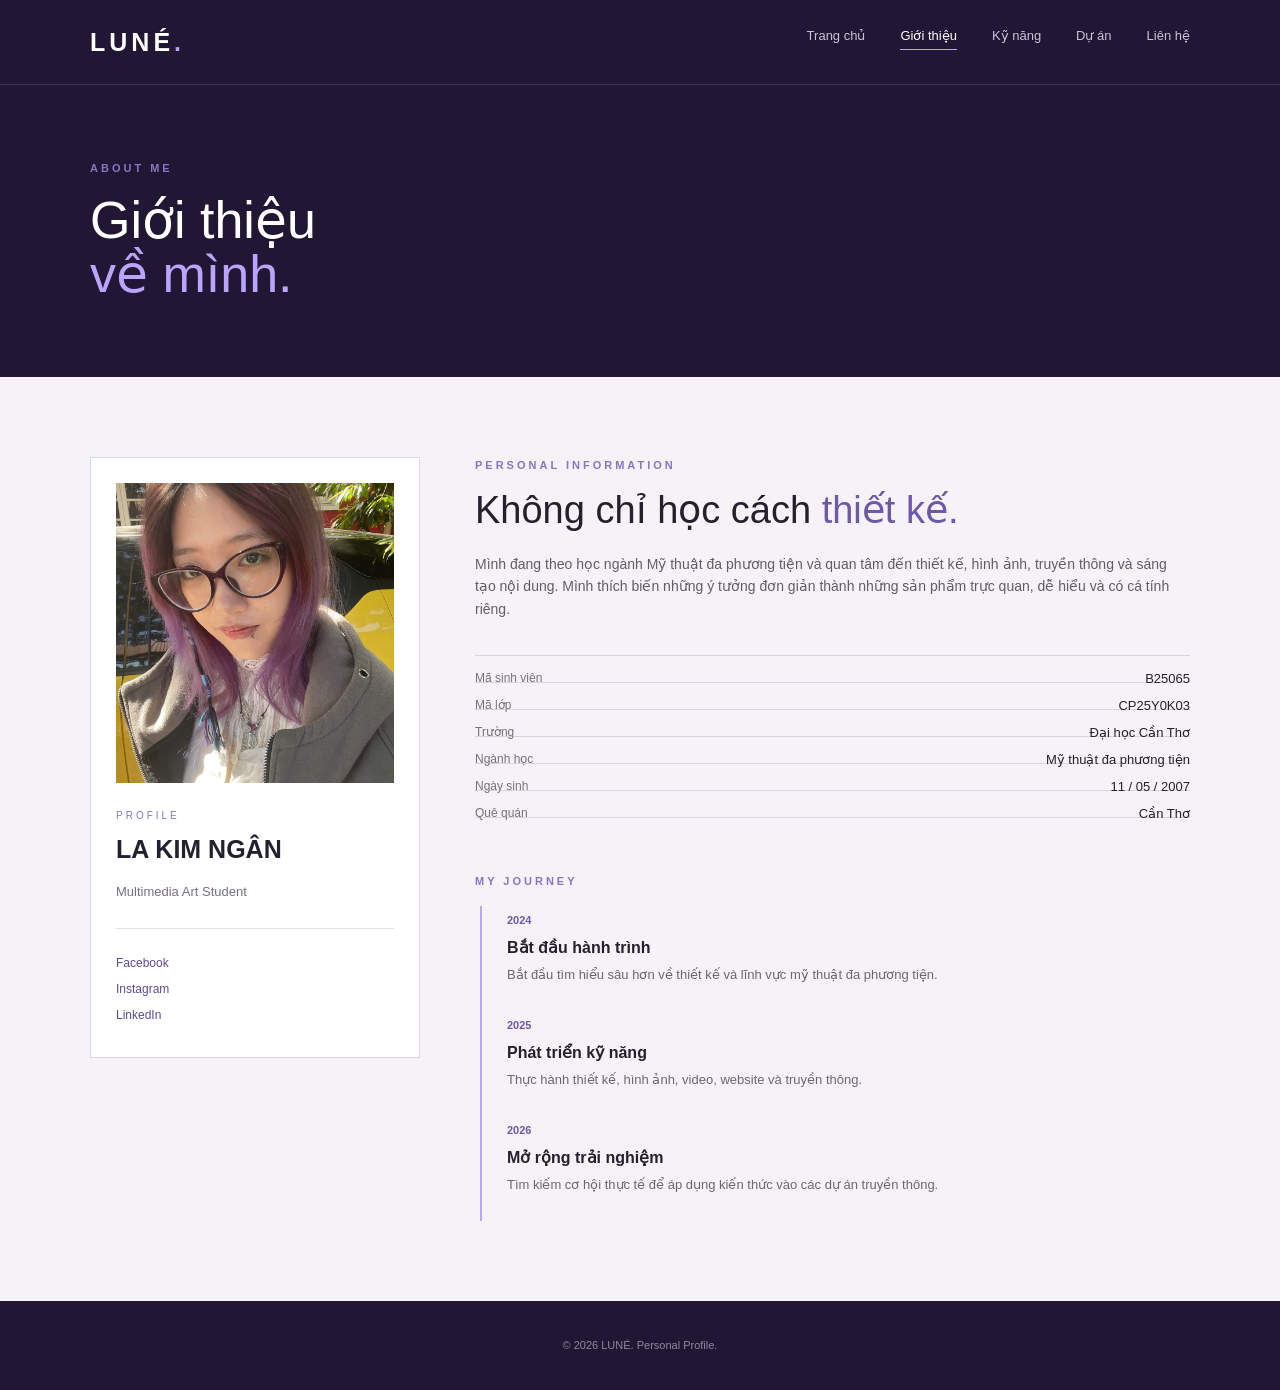
<file: about.html>
<!DOCTYPE html>
<html lang="vi">
<head>
    <meta charset="UTF-8">
    <meta name="viewport" content="width=device-width, initial-scale=1.0">
    <title>Profile | Giới thiệu</title>
    <link rel="stylesheet" href="css/styles.css">
</head>

<body>

<header class="site-header clearfix">
    <div class="container">

        <div class="logo">
            <a href="index.html">LUNÉ<span>.</span></a>
        </div>

        <nav class="main-nav">
            <ul>
                <li><a href="index.html">Trang chủ</a></li>
                <li><a class="active" href="about.html">Giới thiệu</a></li>
                <li><a href="skills.html">Kỹ năng</a></li>
                <li><a href="projects.html">Dự án</a></li>
                <li><a href="contact.html">Liên hệ</a></li>
            </ul>
        </nav>

    </div>
</header>


<main>

    <section class="page-intro">
        <div class="container">
            <p class="small-title">ABOUT ME</p>
            <h1>Giới thiệu<br><span>về mình.</span></h1>
        </div>
    </section>


    <section class="about-section">
        <div class="container clearfix">

            <!-- LEFT -->
            <aside class="profile-card">

                <div class="avatar">
                   <img src="images/avatar.jpg" alt="Ảnh đại diện">
                </div>

                <p class="profile-label">PROFILE</p>

                <h2>LA KIM NGÂN</h2>

                <p class="profile-job">
                    Multimedia Art Student
                </p>

                <div class="social-links">
                    <a href="#">Facebook</a>
                    <a href="#">Instagram</a>
                    <a href="#">LinkedIn</a>
                </div>

            </aside>


            <!-- RIGHT -->
            <div class="about-content">

                <p class="small-title">PERSONAL INFORMATION</p>

                <h2>
                    Không chỉ học cách
                    <span>thiết kế.</span>
                </h2>

                <p class="about-text">
                    Mình đang theo học ngành Mỹ thuật đa phương tiện và
                    quan tâm đến thiết kế, hình ảnh, truyền thông và
                    sáng tạo nội dung. Mình thích biến những ý tưởng
                    đơn giản thành những sản phẩm trực quan, dễ hiểu
                    và có cá tính riêng.
                </p>


                <div class="info-list">

                    <div class="info-row">
                        <span>Mã sinh viên</span>
                        <strong>B25065</strong>
                    </div>

                    <div class="info-row">
                        <span>Mã lớp</span>
                        <strong>CP25Y0K03</strong>
                    </div>

                    <div class="info-row">
                        <span>Trường</span>
                        <strong>Đại học Cần Thơ</strong>
                    </div>

                    <div class="info-row">
                        <span>Ngành học</span>
                        <strong>Mỹ thuật đa phương tiện</strong>
                    </div>

                    <div class="info-row">
                        <span>Ngày sinh</span>
                        <strong>11 / 05 / 2007</strong>
                    </div>

                    <div class="info-row">
                        <span>Quê quán</span>
                        <strong>Cần Thơ</strong>
                    </div>

                </div>


                <!-- TIMELINE -->
                <div class="timeline">

                    <p class="small-title">MY JOURNEY</p>

                    <div class="timeline-item">
                        <span>2024</span>
                        <div>
                            <h3>Bắt đầu hành trình</h3>
                            <p>
                                Bắt đầu tìm hiểu sâu hơn về thiết kế
                                và lĩnh vực mỹ thuật đa phương tiện.
                            </p>
                        </div>
                    </div>

                    <div class="timeline-item">
                        <span>2025</span>
                        <div>
                            <h3>Phát triển kỹ năng</h3>
                            <p>
                                Thực hành thiết kế, hình ảnh, video,
                                website và truyền thông.
                            </p>
                        </div>
                    </div>

                    <div class="timeline-item">
                        <span>2026</span>
                        <div>
                            <h3>Mở rộng trải nghiệm</h3>
                            <p>
                                Tìm kiếm cơ hội thực tế để áp dụng
                                kiến thức vào các dự án truyền thông.
                            </p>
                        </div>
                    </div>

                </div>

            </div>

            <div class="clearfix"></div>
        </div>
    </section>

</main>


<footer class="site-footer">
    <p>© 2026 LUNÉ. Personal Profile.</p>
</footer>

</body>
</html>
</file>
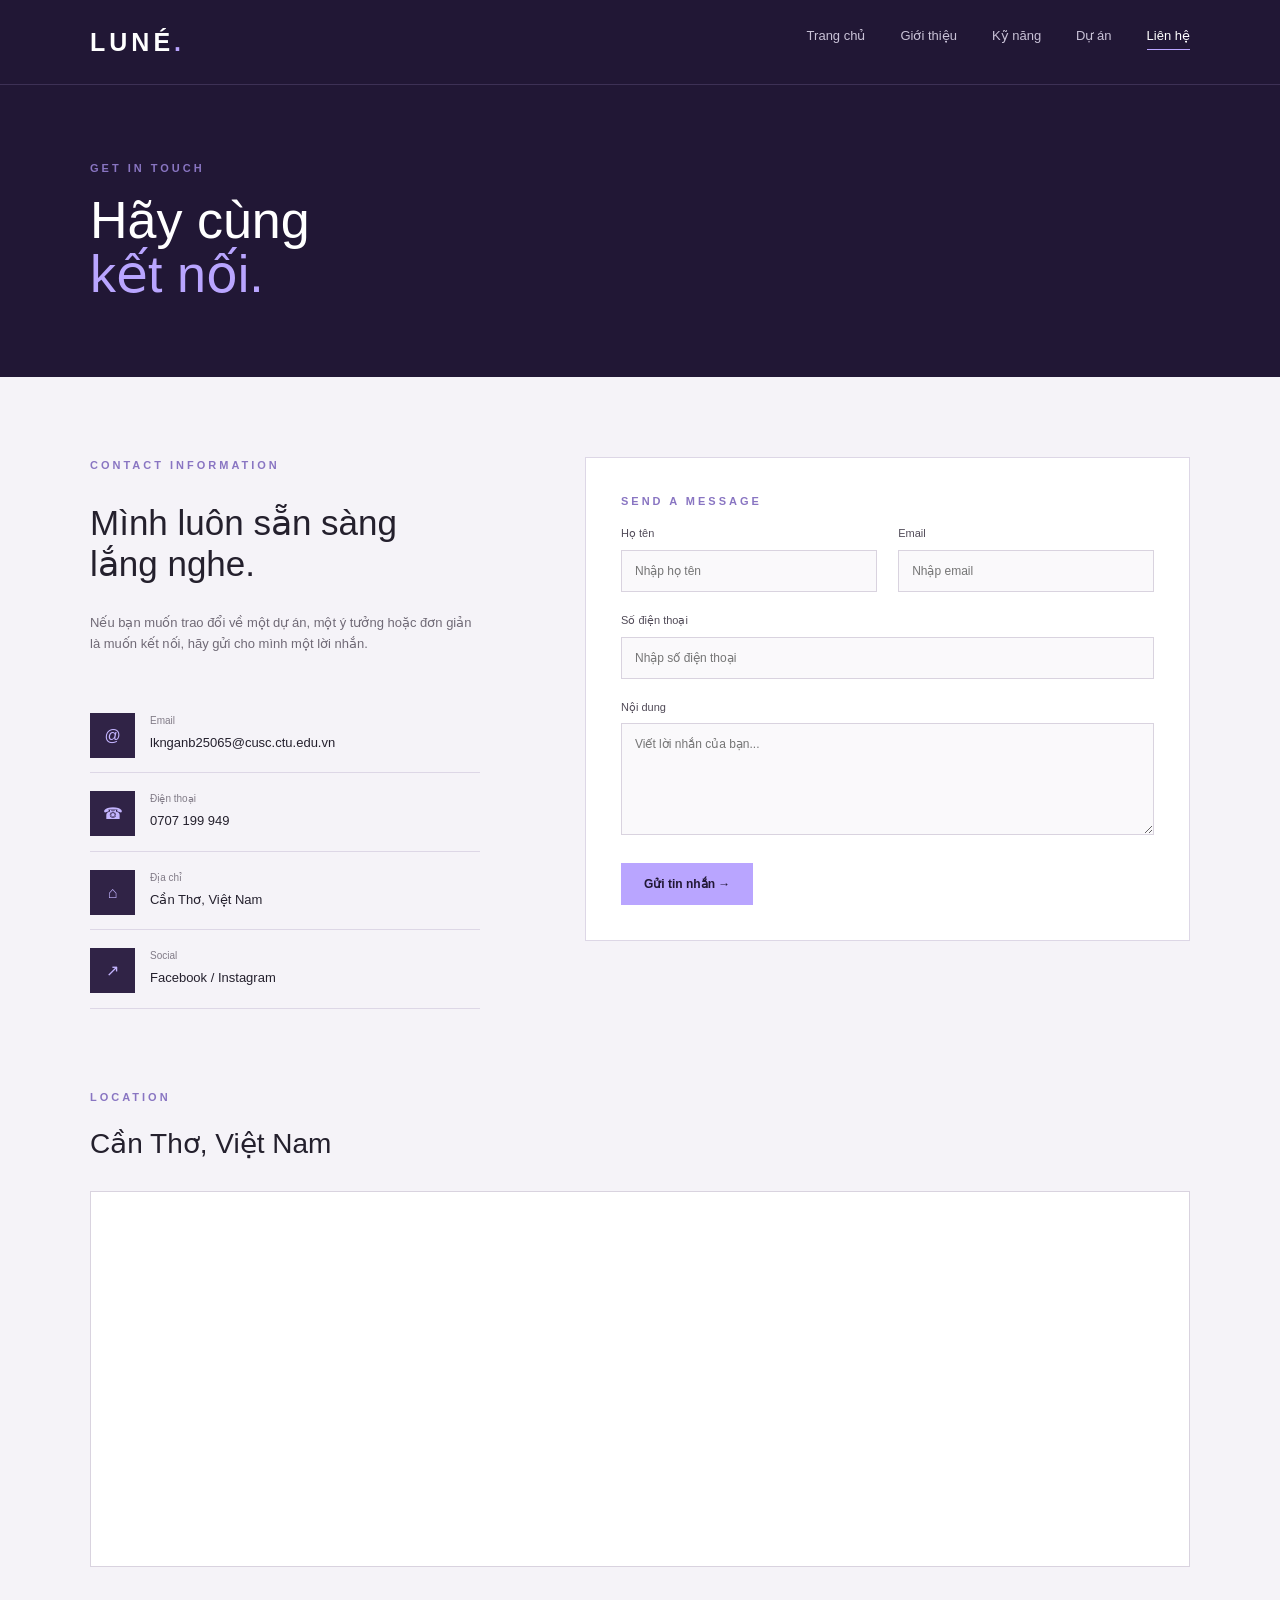
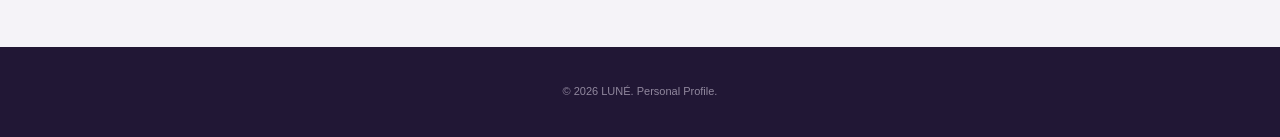
<file: contact.html>
<!DOCTYPE html>
<html lang="vi">
<head>
    <meta charset="UTF-8">
    <meta name="viewport" content="width=device-width, initial-scale=1.0">
    <title>Profile | Liên hệ</title>
    <link rel="stylesheet" href="css/styles.css">
</head>

<body>

<header class="site-header clearfix">
    <div class="container">

        <div class="logo">
            <a href="index.html">LUNÉ<span>.</span></a>
        </div>

        <nav class="main-nav">
            <ul>
                <li><a href="index.html">Trang chủ</a></li>
                <li><a href="about.html">Giới thiệu</a></li>
                <li><a href="skills.html">Kỹ năng</a></li>
                <li><a href="projects.html">Dự án</a></li>
                <li><a class="active" href="contact.html">Liên hệ</a></li>
            </ul>
        </nav>

    </div>
</header>


<main>

    <section class="page-intro">
        <div class="container">
            <p class="small-title">GET IN TOUCH</p>
            <h1>Hãy cùng<br><span>kết nối.</span></h1>
        </div>
    </section>


    <section class="contact-section">
        <div class="container clearfix">

            <!-- LEFT -->
            <div class="contact-info">

                <p class="small-title">CONTACT INFORMATION</p>

                <h2>Mình luôn sẵn sàng<br>lắng nghe.</h2>

                <p>
                    Nếu bạn muốn trao đổi về một dự án, một ý tưởng
                    hoặc đơn giản là muốn kết nối, hãy gửi cho mình
                    một lời nhắn.
                </p>


                <div class="contact-item">
                    <span class="contact-icon">@</span>
                    <div>
                        <small>Email</small>
                        <strong>lknganb25065@cusc.ctu.edu.vn</strong>
                    </div>
                </div>


                <div class="contact-item">
                    <span class="contact-icon">☎</span>
                    <div>
                        <small>Điện thoại</small>
                        <strong>0707 199 949</strong>
                    </div>
                </div>


                <div class="contact-item">
                    <span class="contact-icon">⌂</span>
                    <div>
                        <small>Địa chỉ</small>
                        <strong>Cần Thơ, Việt Nam</strong>
                    </div>
                </div>


                <div class="contact-item">
                    <span class="contact-icon">↗</span>
                    <div>
                        <small>Social</small>
                        <strong>Facebook / Instagram</strong>
                    </div>
                </div>

            </div>


            <!-- RIGHT -->
            <div class="contact-form">

                <p class="small-title">SEND A MESSAGE</p>

                <form>

                    <div class="form-row clearfix">

                        <div class="form-group half">
                            <label>Họ tên</label>
                            <input type="text" placeholder="Nhập họ tên">
                        </div>

                        <div class="form-group half">
                            <label>Email</label>
                            <input type="email" placeholder="Nhập email">
                        </div>

                    </div>


                    <div class="form-group">
                        <label>Số điện thoại</label>
                        <input type="tel" placeholder="Nhập số điện thoại">
                    </div>


                    <div class="form-group">
                        <label>Nội dung</label>
                        <textarea rows="6" placeholder="Viết lời nhắn của bạn..."></textarea>
                    </div>


                    <button type="submit" class="button button-main">
                        Gửi tin nhắn →
                    </button>

                </form>

            </div>

            <div class="clearfix"></div>

        </div>
    </section>


    <!-- MAP -->
    <section class="map-section">

        <div class="container">

            <div class="map-title">
                <p class="small-title">LOCATION</p>
                <h2>Cần Thơ, Việt Nam</h2>
            </div>

            <div class="map-box">

                <iframe
                    src="https://www.google.com/maps?q=Đại%20học%20Cần%20Thơ&output=embed"
                    width="100%"
                    height="350"
                    style="border:0;"
                    allowfullscreen=""
                    loading="lazy">
                </iframe>

            </div>

        </div>

    </section>

</main>


<footer class="site-footer">
    <p>© 2026 LUNÉ. Personal Profile.</p>
</footer>

</body>
</html>
</file>
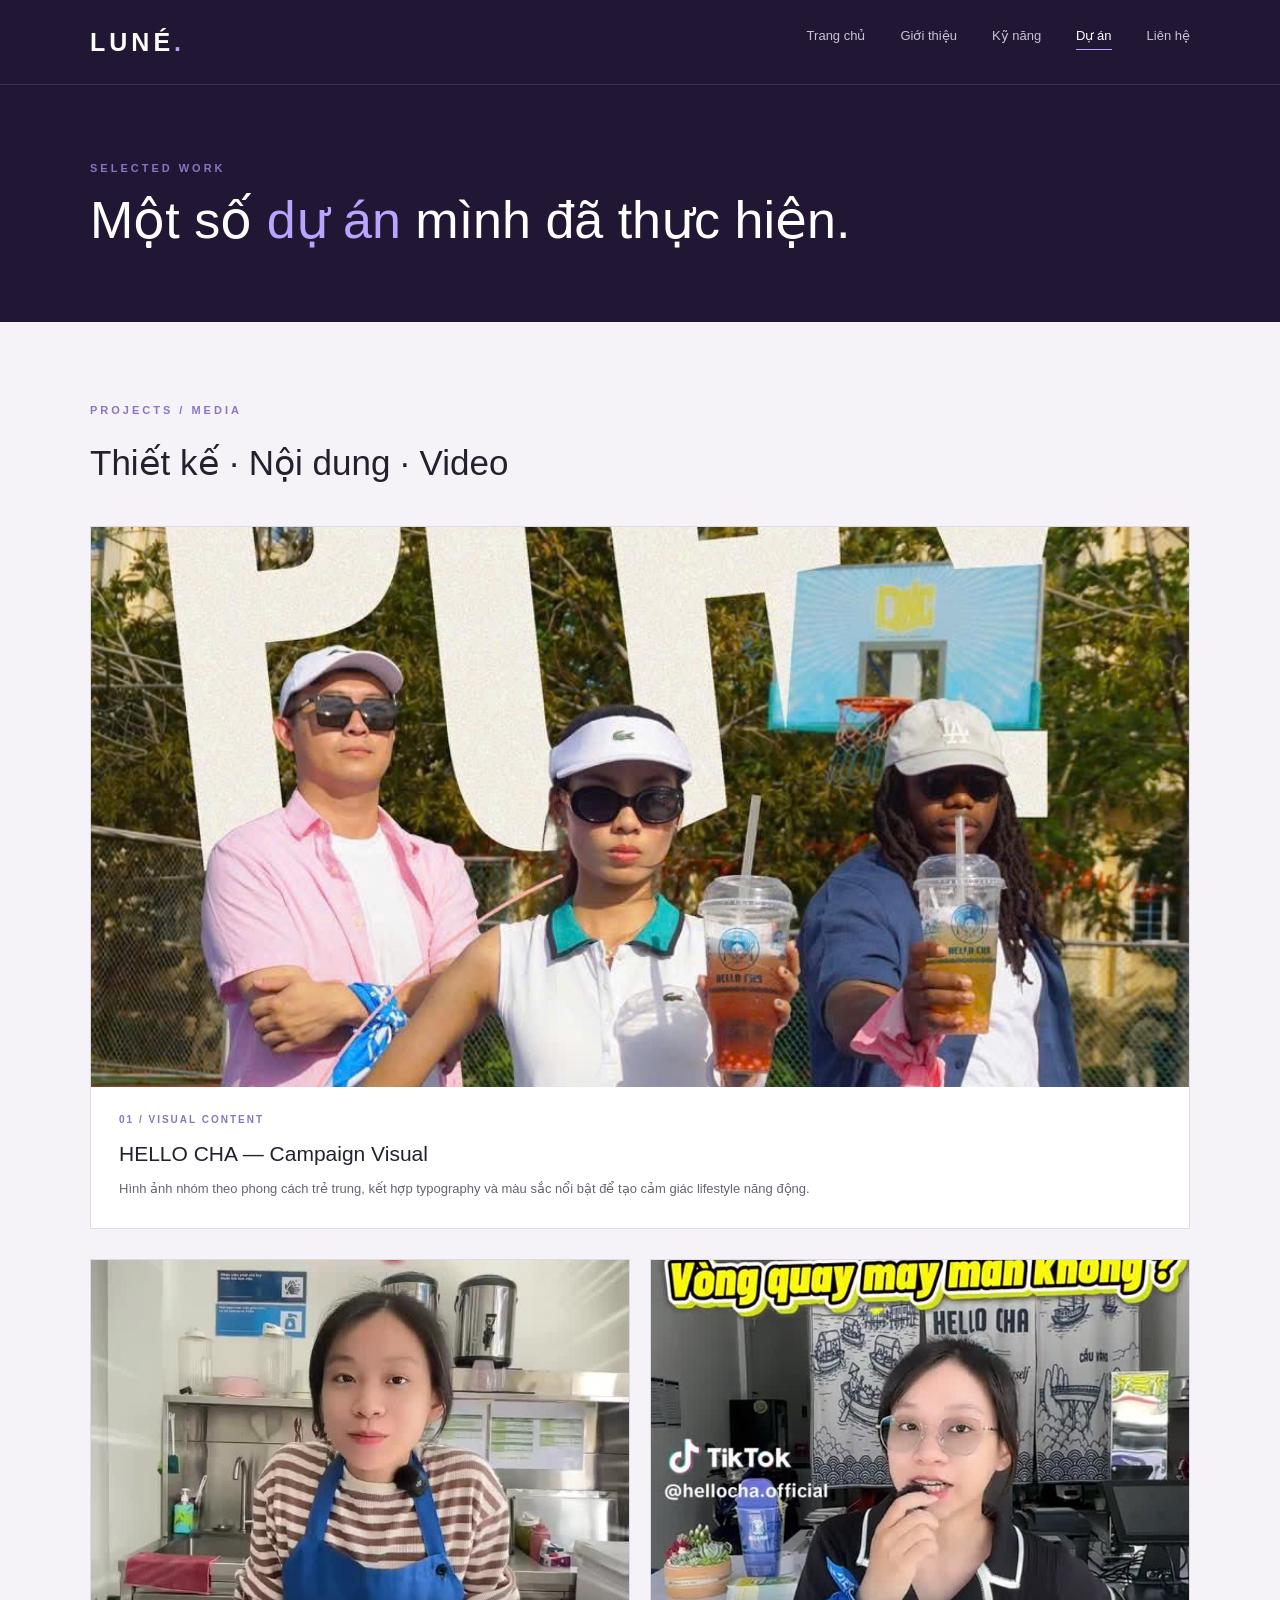
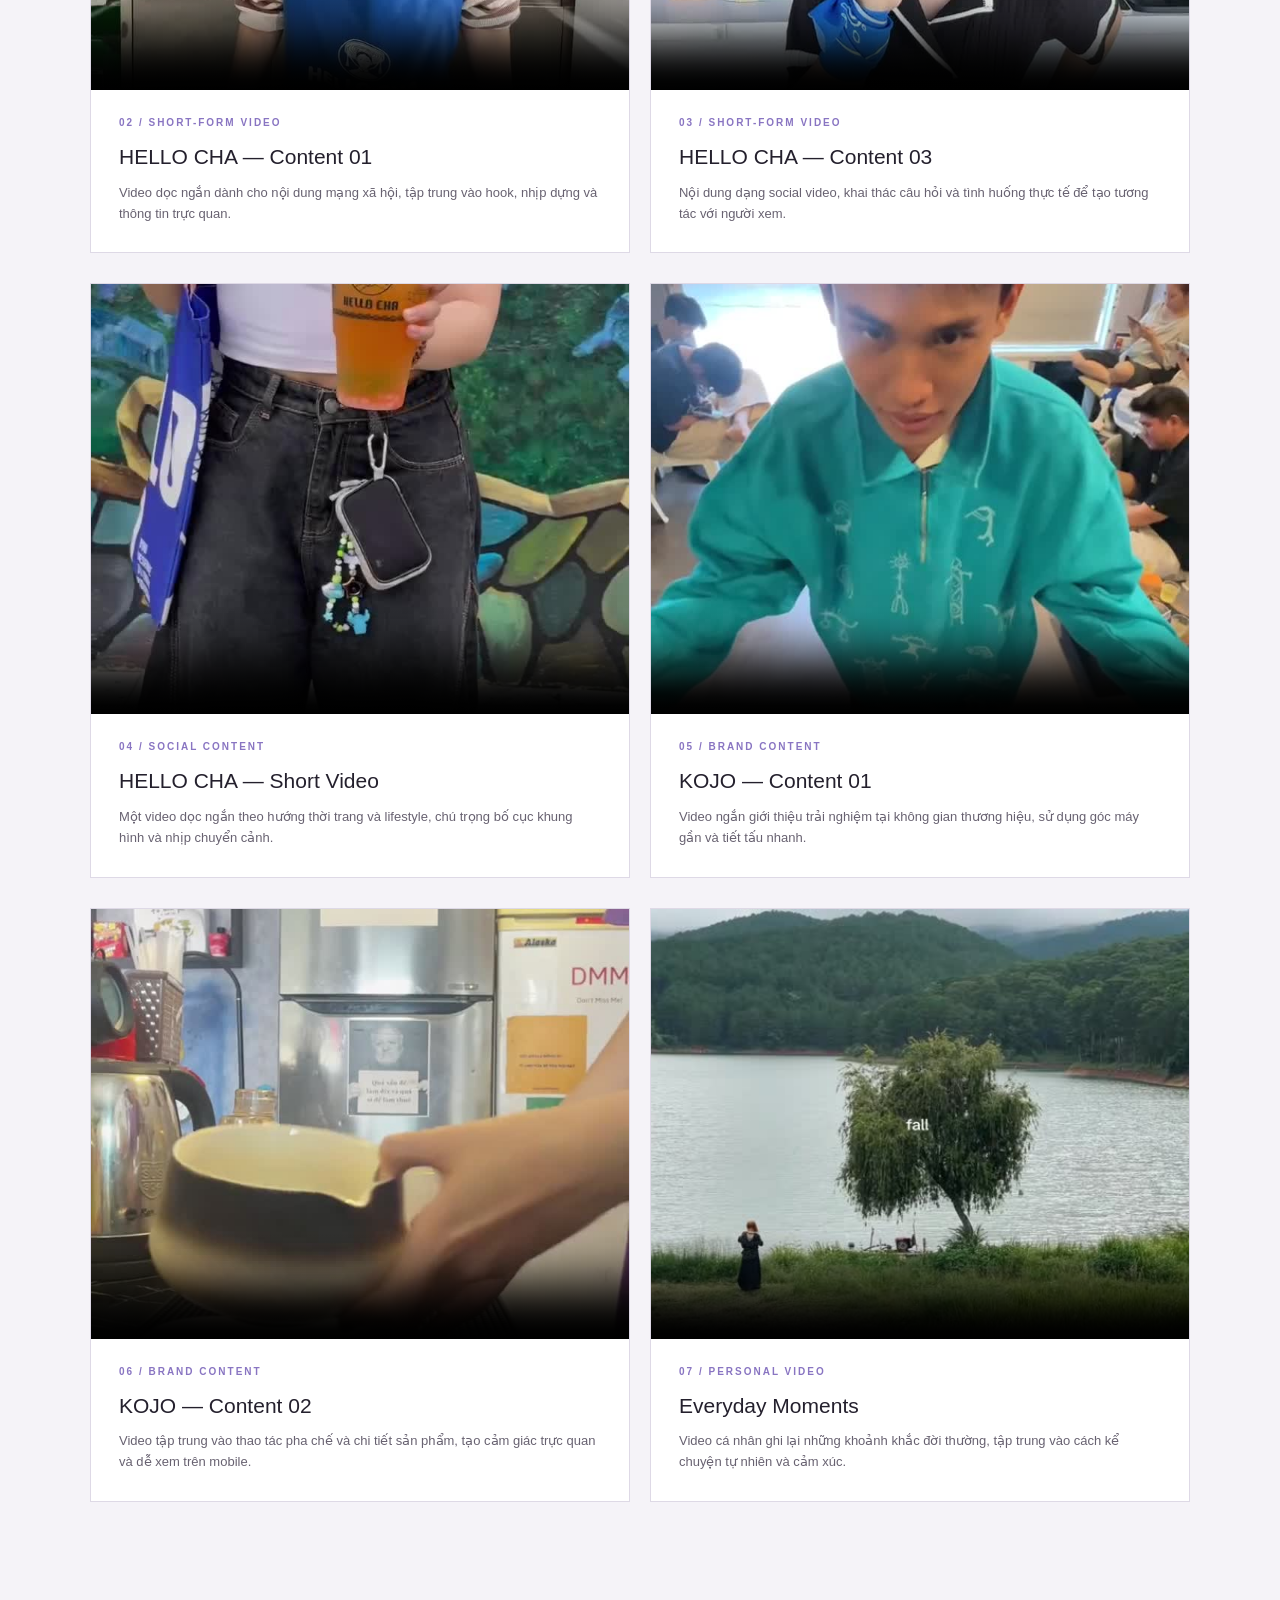
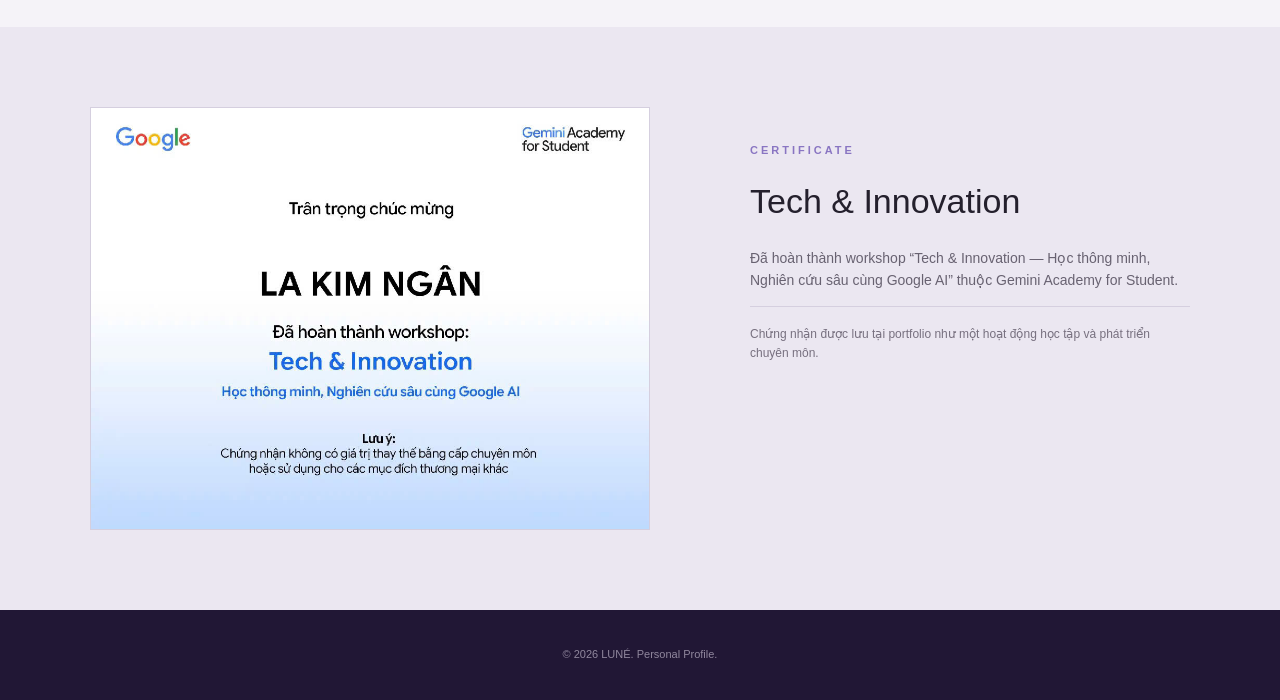
<file: projects.html>
<!DOCTYPE html>
<html lang="vi">
<head>
    <meta charset="UTF-8">
    <meta name="viewport" content="width=device-width, initial-scale=1.0">
    <title>Projects | LUNÉ</title>
    <link rel="stylesheet" href="css/styles.css">
</head>

<body>

<header class="site-header clearfix">
    <div class="container">
        <div class="logo">
            <a href="index.html">LUNÉ<span>.</span></a>
        </div>

        <nav class="main-nav">
            <ul>
                <li><a href="index.html">Trang chủ</a></li>
                <li><a href="about.html">Giới thiệu</a></li>
                <li><a href="skills.html">Kỹ năng</a></li>
                <li><a class="active" href="projects.html">Dự án</a></li>
                <li><a href="contact.html">Liên hệ</a></li>
            </ul>
        </nav>
    </div>
</header>

<main>
    <section class="page-intro">
        <div class="container">
            <p class="small-title">SELECTED WORK</p>
            <h1>Một số <span>dự án</span> mình đã thực hiện.</h1>
        </div>
    </section>

    <section class="projects-section">
        <div class="container">
            <div class="section-heading">
                <p class="small-title">PROJECTS / MEDIA</p>
                <h2>Thiết kế · Nội dung · Video</h2>
            </div>

            <div class="project-grid clearfix">
                <article class="project-card project-card-wide">
                    <div class="project-media project-media-image">
                        <img src="images/projects/hello-cha-campaign.jpg" alt="Hello Cha visual campaign">
                    </div>
                    <div class="project-body">
                        <p class="project-meta">01 / VISUAL CONTENT</p>
                        <h3>HELLO CHA — Campaign Visual</h3>
                        <p>Hình ảnh nhóm theo phong cách trẻ trung, kết hợp typography và màu sắc nổi bật để tạo cảm giác lifestyle năng động.</p>
                    </div>
                </article>

                <article class="project-card">
                    <div class="project-media">
                        <video controls preload="metadata" poster="images/projects/hello-cha-01.jpg">
                            <source src="images/projects/hello-cha-01.mp4" type="video/mp4">
                        </video>
                    </div>
                    <div class="project-body">
                        <p class="project-meta">02 / SHORT-FORM VIDEO</p>
                        <h3>HELLO CHA — Content 01</h3>
                        <p>Video dọc ngắn dành cho nội dung mạng xã hội, tập trung vào hook, nhịp dựng và thông tin trực quan.</p>
                    </div>
                </article>


                <article class="project-card">
                    <div class="project-media">
                        <video controls preload="metadata" poster="images/projects/hello-cha-03.jpg">
                            <source src="images/projects/hello-cha-03.mp4" type="video/mp4">
                        </video>
                    </div>
                    <div class="project-body">
                        <p class="project-meta">03 / SHORT-FORM VIDEO</p>
                        <h3>HELLO CHA — Content 03</h3>
                        <p>Nội dung dạng social video, khai thác câu hỏi và tình huống thực tế để tạo tương tác với người xem.</p>
                    </div>
                </article>

                <article class="project-card">
                    <div class="project-media">
                        <video controls preload="metadata" poster="images/projects/hello-cha-short.jpg">
                            <source src="images/projects/hello-cha-short.mp4" type="video/mp4">
                        </video>
                    </div>
                    <div class="project-body">
                        <p class="project-meta">04 / SOCIAL CONTENT</p>
                        <h3>HELLO CHA — Short Video</h3>
                        <p>Một video dọc ngắn theo hướng thời trang và lifestyle, chú trọng bố cục khung hình và nhịp chuyển cảnh.</p>
                    </div>
                </article>

                <article class="project-card">
                    <div class="project-media">
                        <video controls preload="metadata" poster="images/projects/kojo-01.jpg">
                            <source src="images/projects/kojo-01.mp4" type="video/mp4">
                        </video>
                    </div>
                    <div class="project-body">
                        <p class="project-meta">05 / BRAND CONTENT</p>
                        <h3>KOJO — Content 01</h3>
                        <p>Video ngắn giới thiệu trải nghiệm tại không gian thương hiệu, sử dụng góc máy gần và tiết tấu nhanh.</p>
                    </div>
                </article>

                <article class="project-card">
                    <div class="project-media">
                        <video controls preload="metadata" poster="images/projects/kojo-02.jpg">
                            <source src="images/projects/kojo-02.mp4" type="video/mp4">
                        </video>
                    </div>
                    <div class="project-body">
                        <p class="project-meta">06 / BRAND CONTENT</p>
                        <h3>KOJO — Content 02</h3>
                        <p>Video tập trung vào thao tác pha chế và chi tiết sản phẩm, tạo cảm giác trực quan và dễ xem trên mobile.</p>
                    </div>
                </article>

                <article class="project-card">
                    <div class="project-media">
                        <video controls preload="metadata" poster="images/projects/personal-video.jpg">
                            <source src="images/projects/personal-video.mp4" type="video/mp4">
                        </video>
                    </div>
                    <div class="project-body">
                        <p class="project-meta">07 / PERSONAL VIDEO</p>
                        <h3>Everyday Moments</h3>
                        <p>Video cá nhân ghi lại những khoảnh khắc đời thường, tập trung vào cách kể chuyện tự nhiên và cảm xúc.</p>
                    </div>
                </article>
            </div>
        </div>
    </section>

    <section class="certificate-section">
        <div class="container clearfix">
            <div class="certificate-image">
                <img src="images/projects/google-ai-certificate.jpg" alt="Chứng nhận Google Gemini Academy for Student">
            </div>
            <div class="certificate-copy">
                <p class="small-title">CERTIFICATE</p>
                <h2>Tech &amp; Innovation</h2>
                <p>Đã hoàn thành workshop “Tech &amp; Innovation — Học thông minh, Nghiên cứu sâu cùng Google AI” thuộc Gemini Academy for Student.</p>
                <p class="certificate-note">Chứng nhận được lưu tại portfolio như một hoạt động học tập và phát triển chuyên môn.</p>
            </div>
        </div>
    </section>
</main>

<footer class="site-footer">
    <p>© 2026 LUNÉ. Personal Profile.</p>
</footer>

</body>
</html>
</file>
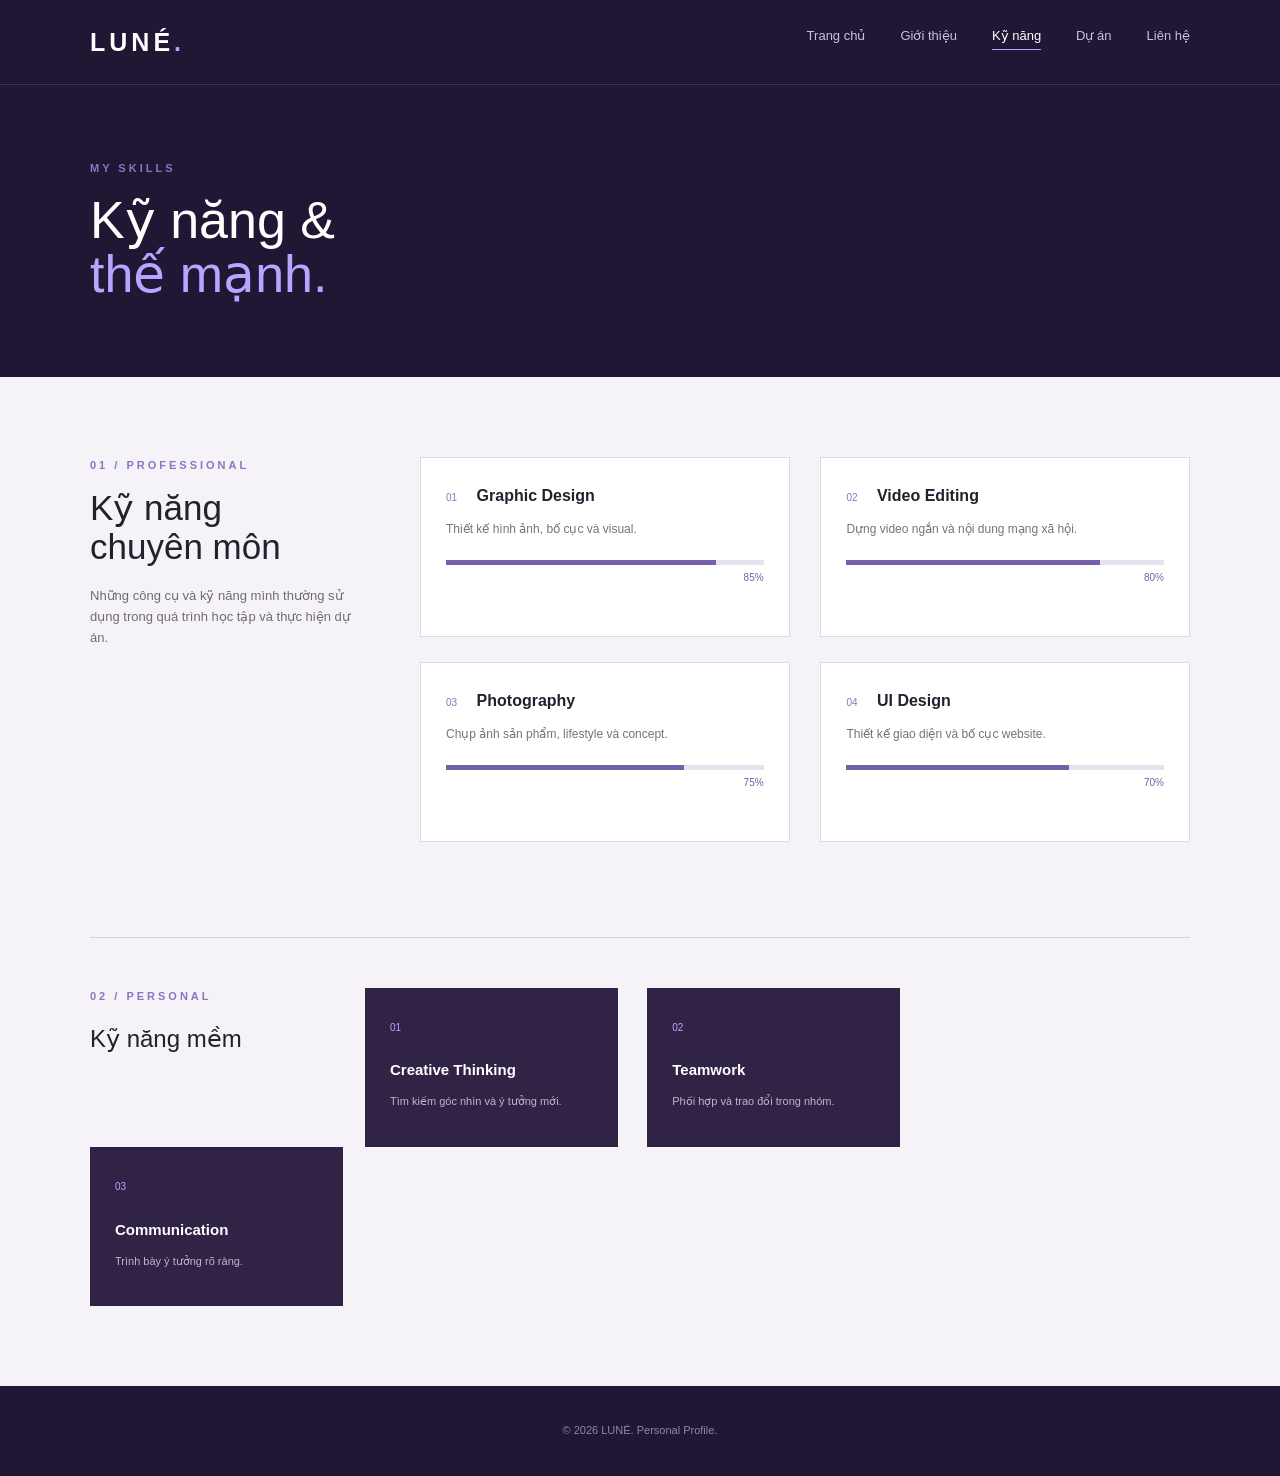
<file: skills.html>
<!DOCTYPE html>
<html lang="vi">
<head>
    <meta charset="UTF-8">
    <meta name="viewport" content="width=device-width, initial-scale=1.0">
    <title>Profile | Kỹ năng</title>
    <link rel="stylesheet" href="css/styles.css">
</head>

<body>

<header class="site-header clearfix">
    <div class="container">

        <div class="logo">
            <a href="index.html">LUNÉ<span>.</span></a>
        </div>

        <nav class="main-nav">
            <ul>
                <li><a href="index.html">Trang chủ</a></li>
                <li><a href="about.html">Giới thiệu</a></li>
                <li><a class="active" href="skills.html">Kỹ năng</a></li>
                <li><a href="projects.html">Dự án</a></li>
                <li><a href="contact.html">Liên hệ</a></li>
            </ul>
        </nav>

    </div>
</header>


<main>

    <section class="page-intro">
        <div class="container">
            <p class="small-title">MY SKILLS</p>
            <h1>Kỹ năng &<br><span>thế mạnh.</span></h1>
        </div>
    </section>


    <section class="skills-section">
        <div class="container clearfix">

            <div class="skills-intro">
                <p class="small-title">01 / PROFESSIONAL</p>
                <h2>Kỹ năng<br>chuyên môn</h2>
                <p>
                    Những công cụ và kỹ năng mình thường sử dụng
                    trong quá trình học tập và thực hiện dự án.
                </p>
            </div>


            <div class="skills-grid">

                <!-- CARD 1 -->
                <div class="skill-card">

                    <div class="skill-top">
                        <span>01</span>
                        <strong>Graphic Design</strong>
                    </div>

                    <p>Thiết kế hình ảnh, bố cục và visual.</p>

                    <div class="progress">
                        <div class="progress-fill width-85"></div>
                    </div>

                    <div class="progress-number">85%</div>

                </div>


                <!-- CARD 2 -->
                <div class="skill-card">

                    <div class="skill-top">
                        <span>02</span>
                        <strong>Video Editing</strong>
                    </div>

                    <p>Dựng video ngắn và nội dung mạng xã hội.</p>

                    <div class="progress">
                        <div class="progress-fill width-80"></div>
                    </div>

                    <div class="progress-number">80%</div>

                </div>


                <!-- CARD 3 -->
                <div class="skill-card">

                    <div class="skill-top">
                        <span>03</span>
                        <strong>Photography</strong>
                    </div>

                    <p>Chụp ảnh sản phẩm, lifestyle và concept.</p>

                    <div class="progress">
                        <div class="progress-fill width-75"></div>
                    </div>

                    <div class="progress-number">75%</div>

                </div>


                <!-- CARD 4 -->
                <div class="skill-card">

                    <div class="skill-top">
                        <span>04</span>
                        <strong>UI Design</strong>
                    </div>

                    <p>Thiết kế giao diện và bố cục website.</p>

                    <div class="progress">
                        <div class="progress-fill width-70"></div>
                    </div>

                    <div class="progress-number">70%</div>

                </div>


                <div class="clearfix"></div>
            </div>

            <div class="clearfix"></div>


            <!-- SOFT SKILLS -->
            <div class="soft-skills">

                <div class="soft-heading">
                    <p class="small-title">02 / PERSONAL</p>
                    <h2>Kỹ năng mềm</h2>
                </div>

                <div class="soft-card">
                    <span>01</span>
                    <h3>Creative Thinking</h3>
                    <p>Tìm kiếm góc nhìn và ý tưởng mới.</p>
                </div>

                <div class="soft-card">
                    <span>02</span>
                    <h3>Teamwork</h3>
                    <p>Phối hợp và trao đổi trong nhóm.</p>
                </div>

                <div class="soft-card">
                    <span>03</span>
                    <h3>Communication</h3>
                    <p>Trình bày ý tưởng rõ ràng.</p>
                </div>

                <div class="clearfix"></div>

            </div>

        </div>
    </section>

</main>


<footer class="site-footer">
    <p>© 2026 LUNÉ. Personal Profile.</p>
</footer>

</body>
</html>
</file>
<file: css/styles.css>
/* ==============================
   01. BASIC
============================== */

* {
    box-sizing: border-box;
}

html {
    scroll-behavior: smooth;
}

body {
    margin: 0;
    background: #f5f3f8;
    color: #24202d;
    font-family: Arial, Helvetica, sans-serif;
    line-height: 1.6;
}

.container {
    width: 1100px;
    max-width: 90%;
    margin: 0 auto;
}

a {
    text-decoration: none;
    color: inherit;
}

img {
    display: block;
    max-width: 100%;
}


/* ==============================
   02. CLEAR FLOAT
============================== */

.clearfix::after {
    content: "";
    display: table;
    clear: both;
}


/* ==============================
   03. HEADER
============================== */

.site-header {
    background: #211735;
    border-bottom: 1px solid #3d3155;
    padding: 22px 0;
}

.logo {
    float: left;
}

.logo a {
    color: #ffffff;
    font-size: 25px;
    font-weight: bold;
    letter-spacing: 4px;
}

.logo span {
    color: #b9a5ff;
}

.main-nav {
    float: right;
}

.main-nav ul {
    list-style: none;
    padding: 0;
    margin: 0;
}

.main-nav li {
    float: left;
    margin-left: 35px;
}

.main-nav a {
    color: #c9c2d7;
    font-size: 13px;
    transition: 0.2s;
}

.main-nav a:hover,
.main-nav a.active {
    color: #ffffff;
}

.main-nav a.active {
    border-bottom: 1px solid #b9a5ff;
    padding-bottom: 6px;
}


/* ==============================
   04. HERO
============================== */

.hero {
    background: #211735;
    color: white;
    padding: 90px 0 100px;
}

.hero-text {
    float: left;
    width: 55%;
    padding-top: 45px;
}

.small-title {
    color: #8975c2;
    font-size: 11px;
    font-weight: bold;
    letter-spacing: 3px;
    margin: 0 0 15px;
}

.hero .small-title {
    color: #b9a5ff;
}

.hero h1 {
    font-size: 64px;
    line-height: 1.05;
    font-weight: normal;
    margin: 0 0 25px;
    letter-spacing: -2px;
}

.hero h1 span {
    color: #b9a5ff;
}

.hero-description {
    color: #c7c1d0;
    max-width: 500px;
    font-size: 15px;
}

.hero-buttons {
    margin-top: 35px;
}

.button {
    display: inline-block;
    padding: 13px 22px;
    font-size: 12px;
    font-weight: bold;
    border: 1px solid transparent;
    cursor: pointer;
}

.button-main {
    background: #b9a5ff;
    color: #211735;
}

.button-main:hover {
    background: #ffffff;
}

.button-outline {
    color: white;
    border-color: #665b7b;
    margin-left: 8px;
}

.button-outline:hover {
    border-color: #ffffff;
}


/* HERO IMAGE */

.hero-image {
    float: right;
    width: 38%;
}

.image-frame {
    border: 1px solid #5b4d73;
    padding: 12px;
}

.image-frame img {
    width: 100%;
    height: 420px;
    object-fit: cover;
    filter: grayscale(20%);
}

.image-note {
    color: #777083;
    font-size: 10px;
    letter-spacing: 3px;
    margin-top: 12px;
}


/* ==============================
   05. SECTION GENERAL
============================== */

.features {
    padding: 90px 0;
}

.section-heading {
    margin-bottom: 35px;
}

.section-heading h2 {
    margin: 0;
    font-size: 35px;
    font-weight: normal;
}


/* ==============================
   06. FEATURE CARDS
============================== */

.feature-card {
    float: left;
    width: 31.33%;
    margin-right: 3%;
    min-height: 245px;
    padding: 30px;
    background: #ffffff;
    border: 1px solid #ded9e6;
}

.feature-card:last-child {
    margin-right: 0;
}

.feature-number {
    color: #8975c2;
    font-size: 12px;
    margin-bottom: 35px;
}

.feature-card h3 {
    font-size: 21px;
    margin: 0 0 10px;
}

.feature-card p {
    color: #686271;
    font-size: 13px;
}

.feature-card a {
    color: #5d4b91;
    font-size: 12px;
    font-weight: bold;
}


/* ==============================
   07. STATISTICS
============================== */

.statistics {
    background: #302346;
    color: white;
    padding: 40px 0;
}

.stat-item {
    float: left;
    width: 25%;
    text-align: center;
    border-right: 1px solid #514568;
}

.stat-item:last-child {
    border-right: none;
}

.stat-item strong {
    display: block;
    color: #c5b5ff;
    font-size: 32px;
    font-weight: normal;
}

.stat-item span {
    color: #bdb5c8;
    font-size: 11px;
}


/* ==============================
   08. PAGE INTRO
============================== */

.page-intro {
    background: #211735;
    color: white;
    padding: 75px 0;
}

.page-intro h1 {
    margin: 0;
    font-size: 52px;
    line-height: 1.05;
    font-weight: normal;
}

.page-intro h1 span {
    color: #b9a5ff;
}


/* ==============================
   09. ABOUT
============================== */

.about-section {
    padding: 80px 0;
}

.profile-card {
    float: left;
    width: 30%;
    background: #ffffff;
    border: 1px solid #ddd7e6;
    padding: 25px;
}

.avatar img {
    width: 100%;
    height: 300px;
    object-fit: cover;
}

.profile-label {
    color: #8975c2;
    font-size: 10px;
    letter-spacing: 3px;
    margin: 25px 0 5px;
}

.profile-card h2 {
    margin: 0;
    font-size: 25px;
}

.profile-job {
    color: #77707f;
    font-size: 13px;
}

.social-links {
    border-top: 1px solid #e4e0e8;
    margin-top: 25px;
    padding-top: 18px;
}

.social-links a {
    display: block;
    color: #5d4b91;
    font-size: 12px;
    margin: 7px 0;
}


.about-content {
    float: right;
    width: 65%;
}

.about-content h2 {
    font-size: 38px;
    font-weight: normal;
    line-height: 1.15;
    margin: 0 0 20px;
}

.about-content h2 span {
    color: #6e58a8;
}

.about-text {
    color: #625c68;
    font-size: 14px;
    max-width: 700px;
}


/* INFO LIST */

.info-list {
    margin-top: 35px;
    border-top: 1px solid #d9d3df;
}

.info-row {
    padding: 13px 0;
    border-bottom: 1px solid #d9d3df;
}

.info-row span {
    float: left;
    width: 35%;
    color: #77717d;
    font-size: 12px;
}

.info-row strong {
    float: right;
    width: 65%;
    font-size: 13px;
    font-weight: normal;
    text-align: right;
}


/* TIMELINE */

.timeline {
    margin-top: 55px;
}

.timeline-item {
    border-left: 2px solid #b9a5ff;
    padding: 0 0 25px 25px;
    margin-left: 5px;
}

.timeline-item > span {
    color: #6e58a8;
    font-size: 11px;
    font-weight: bold;
}

.timeline-item h3 {
    font-size: 16px;
    margin: 4px 0;
}

.timeline-item p {
    color: #6c6671;
    font-size: 13px;
    margin: 0;
}


/* ==============================
   10. SKILLS
============================== */

.skills-section {
    padding: 80px 0;
}

.skills-intro {
    float: left;
    width: 25%;
}

.skills-intro h2 {
    font-size: 35px;
    line-height: 1.1;
    font-weight: normal;
    margin: 0 0 20px;
}

.skills-intro > p:last-child {
    color: #706a76;
    font-size: 13px;
}

.skills-grid {
    float: right;
    width: 70%;
}

.skill-card {
    float: left;
    width: 48%;
    margin-right: 4%;
    margin-bottom: 25px;
    padding: 25px;
    background: white;
    border: 1px solid #ddd7e6;
    min-height: 180px;
}

.skill-card:nth-child(2n) {
    margin-right: 0;
}

.skill-top {
    margin-bottom: 12px;
}

.skill-top span {
    color: #8975c2;
    font-size: 10px;
    margin-right: 15px;
}

.skill-top strong {
    font-size: 16px;
}

.skill-card p {
    color: #77717d;
    font-size: 12px;
}

.progress {
    width: 100%;
    height: 5px;
    background: #e7e2ed;
    margin-top: 20px;
}

.progress-fill {
    height: 5px;
    background: #7460a9;
}

.width-85 {
    width: 85%;
}

.width-80 {
    width: 80%;
}

.width-75 {
    width: 75%;
}

.width-70 {
    width: 70%;
}

.progress-number {
    text-align: right;
    color: #7460a9;
    font-size: 10px;
    margin-top: 5px;
}


/* SOFT SKILLS */

.soft-skills {
    margin-top: 70px;
    border-top: 1px solid #d8d2df;
    padding-top: 50px;
}

.soft-heading {
    float: left;
    width: 25%;
}

.soft-heading h2 {
    font-weight: normal;
    margin-top: 0;
}

.soft-card {
    float: left;
    width: 23%;
    margin-right: 2.66%;
    background: #302346;
    color: white;
    padding: 25px;
    min-height: 150px;
}

.soft-card:last-child {
    margin-right: 0;
}

.soft-card span {
    color: #b9a5ff;
    font-size: 10px;
}

.soft-card h3 {
    font-size: 15px;
    margin: 20px 0 8px;
}

.soft-card p {
    color: #bdb6c8;
    font-size: 11px;
}


/* ==============================
   11. CONTACT
============================== */

.contact-section {
    padding: 80px 0;
}

.contact-info {
    float: left;
    width: 40%;
    padding-right: 50px;
}

.contact-info h2 {
    font-size: 35px;
    font-weight: normal;
    line-height: 1.15;
}

.contact-info > p:not(.small-title) {
    color: #706a76;
    font-size: 13px;
    margin-bottom: 40px;
}

.contact-item {
    padding: 18px 0;
    border-bottom: 1px solid #ddd7e6;
}

.contact-icon {
    float: left;
    width: 45px;
    height: 45px;
    line-height: 45px;
    text-align: center;
    background: #302346;
    color: #c4b5ff;
    margin-right: 15px;
}

.contact-item small {
    display: block;
    color: #817b87;
    font-size: 10px;
}

.contact-item strong {
    font-size: 13px;
    font-weight: normal;
}


.contact-form {
    float: right;
    width: 55%;
    background: white;
    border: 1px solid #ddd7e6;
    padding: 35px;
}

.form-group {
    margin-bottom: 20px;
}

.form-group label {
    display: block;
    color: #514b58;
    font-size: 11px;
    margin-bottom: 7px;
}

.form-group input,
.form-group textarea {
    width: 100%;
    border: 1px solid #d9d3df;
    background: #faf9fb;
    padding: 13px;
    font-family: Arial, Helvetica, sans-serif;
    font-size: 12px;
    outline: none;
}

.form-group input:focus,
.form-group textarea:focus {
    border-color: #8975c2;
}

.form-group textarea {
    resize: vertical;
}

.half {
    float: left;
    width: 48%;
    margin-right: 4%;
}

.half:last-child {
    margin-right: 0;
}


/* ==============================
   12. MAP
============================== */

.map-section {
    padding-bottom: 80px;
}

.map-title {
    margin-bottom: 25px;
}

.map-title h2 {
    margin: 0;
    font-size: 28px;
    font-weight: normal;
}

.map-box {
    border: 1px solid #d9d3df;
    padding: 8px;
    background: white;
}


/* ==============================
   13. FOOTER
============================== */

.site-footer {
    background: #211735;
    color: #91889e;
    text-align: center;
    padding: 25px;
    font-size: 11px;
}


/* ==============================
   14. RESPONSIVE
============================== */

@media screen and (max-width: 800px) {

    .container {
        max-width: 88%;
    }

    .logo,
    .main-nav {
        float: none;
        text-align: center;
    }

    .main-nav {
        margin-top: 20px;
    }

    .main-nav li {
        float: none;
        display: inline-block;
        margin: 0 8px;
    }

    .hero-text,
    .hero-image {
        float: none;
        width: 100%;
    }

    .hero-text {
        padding-top: 0;
        margin-bottom: 50px;
    }

    .hero h1 {
        font-size: 45px;
    }

    .feature-card {
        float: none;
        width: 100%;
        margin: 0 0 15px;
    }

    .stat-item {
        width: 50%;
        margin-bottom: 25px;
    }

    .profile-card,
    .about-content,
    .skills-intro,
    .skills-grid,
    .contact-info,
    .contact-form {
        float: none;
        width: 100%;
    }

    .profile-card {
        margin-bottom: 40px;
    }

    .skills-intro {
        margin-bottom: 40px;
    }

    .soft-heading {
        float: none;
        width: 100%;
    }

    .soft-card {
        width: 100%;
        margin: 0 0 15px;
    }

    .contact-info {
        padding-right: 0;
        margin-bottom: 40px;
    }

    .half {
        float: none;
        width: 100%;
        margin-right: 0;
    }

    .page-intro h1 {
        font-size: 42px;
    }
}
/* ==============================
   13. PROJECTS
============================== */

.projects-section {
    padding: 80px 0 95px;
}

.project-grid {
    margin: 0 -10px;
}

.project-card {
    float: left;
    width: calc(50% - 20px);
    margin: 0 10px 30px;
    background: #ffffff;
    border: 1px solid #ded9e6;
    overflow: hidden;
}

.project-card-wide {
    width: calc(100% - 20px);
}

.project-media {
    background: #211735;
    overflow: hidden;
}

.project-media video {
    display: block;
    width: 100%;
    height: 390px;
    object-fit: cover;
    background: #211735;
}

.project-card:not(.project-card-wide) .project-media video {
    height: 430px;
}

.project-media-image img {
    width: 100%;
    height: 560px;
    object-fit: cover;
}

.project-body {
    padding: 25px 28px 28px;
}

.project-meta {
    color: #8975c2;
    font-size: 10px;
    font-weight: bold;
    letter-spacing: 2px;
    margin: 0 0 9px;
}

.project-body h3 {
    margin: 0 0 9px;
    font-size: 21px;
    font-weight: normal;
}

.project-body p:not(.project-meta) {
    margin: 0;
    color: #686271;
    font-size: 13px;
}

.certificate-section {
    background: #ebe7f1;
    padding: 80px 0;
}

.certificate-image {
    float: left;
    width: 55%;
    padding-right: 45px;
}

.certificate-image img {
    width: 100%;
    border: 1px solid #d5cfdf;
    background: white;
}

.certificate-copy {
    float: right;
    width: 40%;
    padding-top: 35px;
}

.certificate-copy h2 {
    margin: 0 0 18px;
    font-size: 34px;
    font-weight: normal;
}

.certificate-copy > p:not(.small-title):not(.certificate-note) {
    color: #686271;
    font-size: 14px;
}

.certificate-note {
    border-top: 1px solid #d5cfdf;
    padding-top: 18px;
    color: #77707f;
    font-size: 12px;
}

@media (max-width: 800px) {
    .project-card,
    .project-card-wide {
        float: none;
        width: calc(100% - 20px);
    }

    .project-media video,
    .project-card:not(.project-card-wide) .project-media video {
        height: auto;
        min-height: 0;
        max-height: 560px;
    }

    .project-media-image img {
        height: auto;
        max-height: 650px;
    }

    .certificate-image,
    .certificate-copy {
        float: none;
        width: 100%;
    }

    .certificate-image {
        padding-right: 0;
        margin-bottom: 35px;
    }

    .certificate-copy {
        padding-top: 0;
    }
}
</file>
